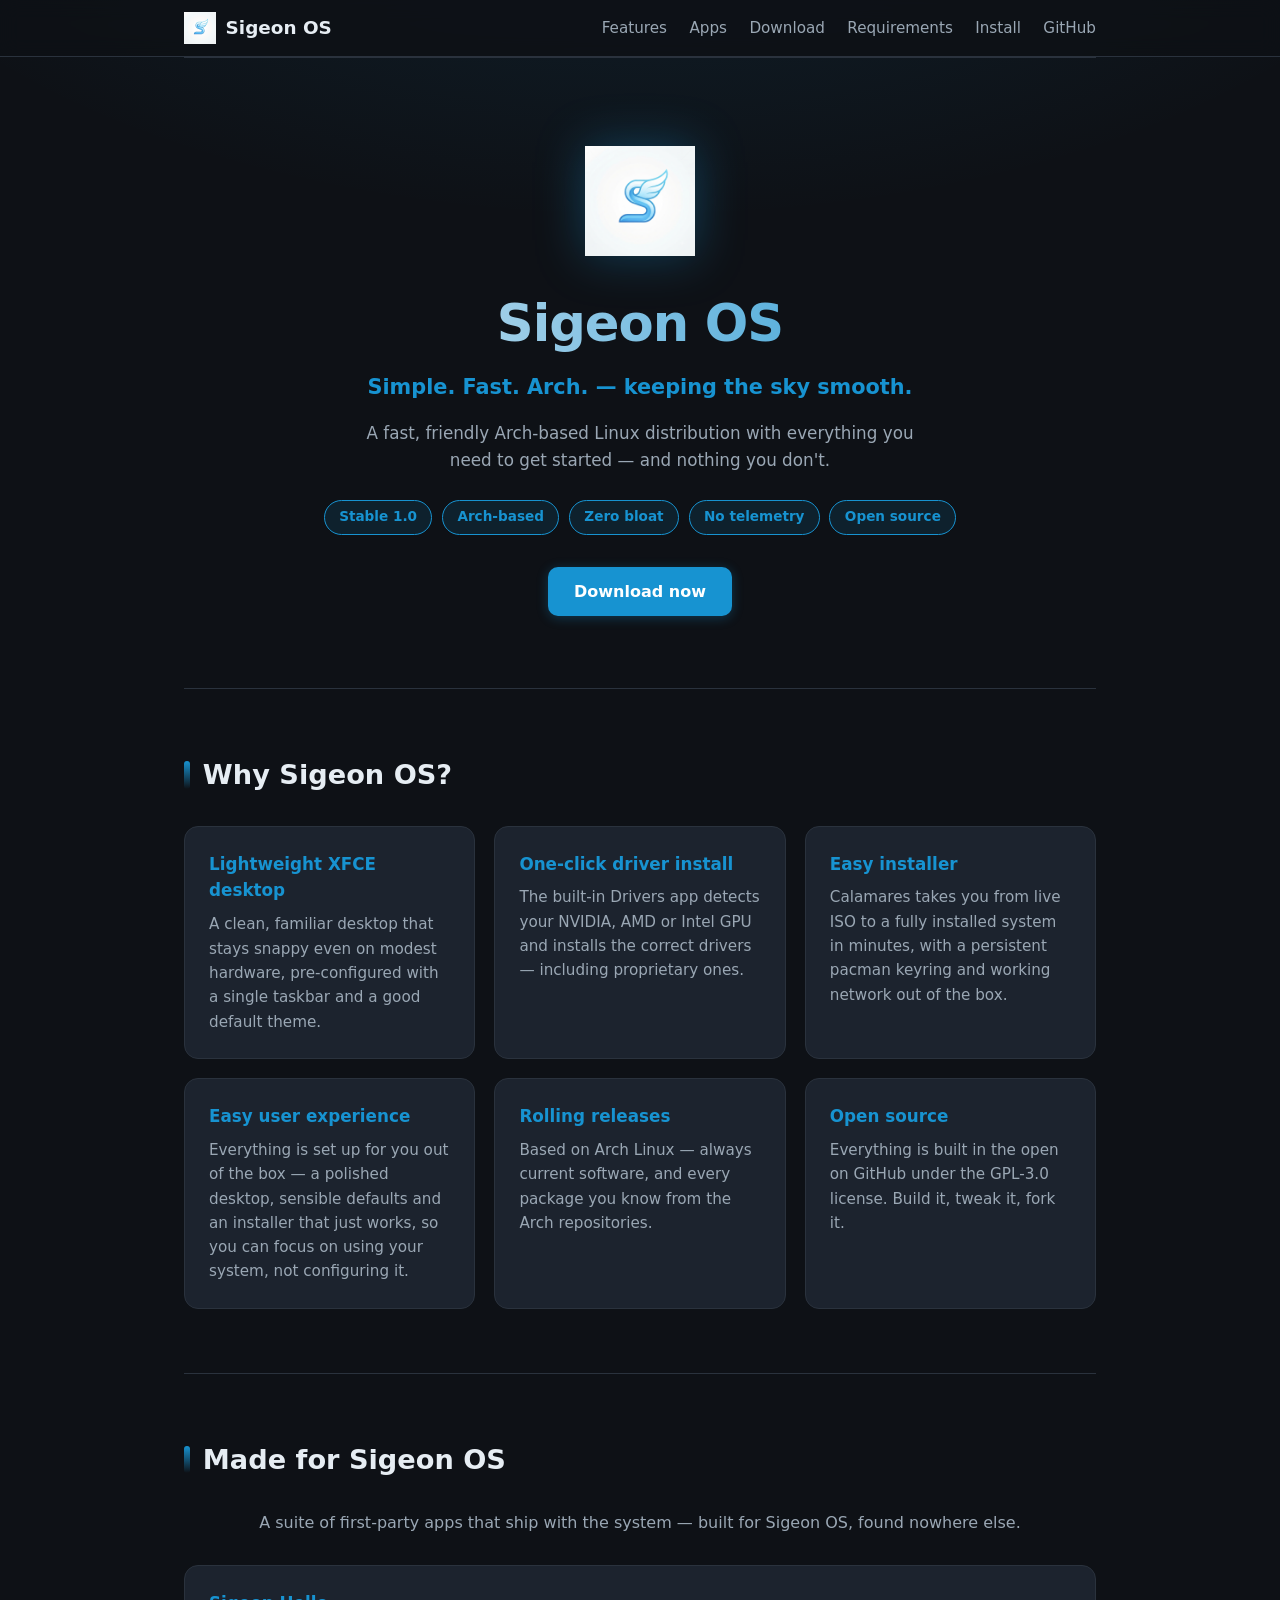
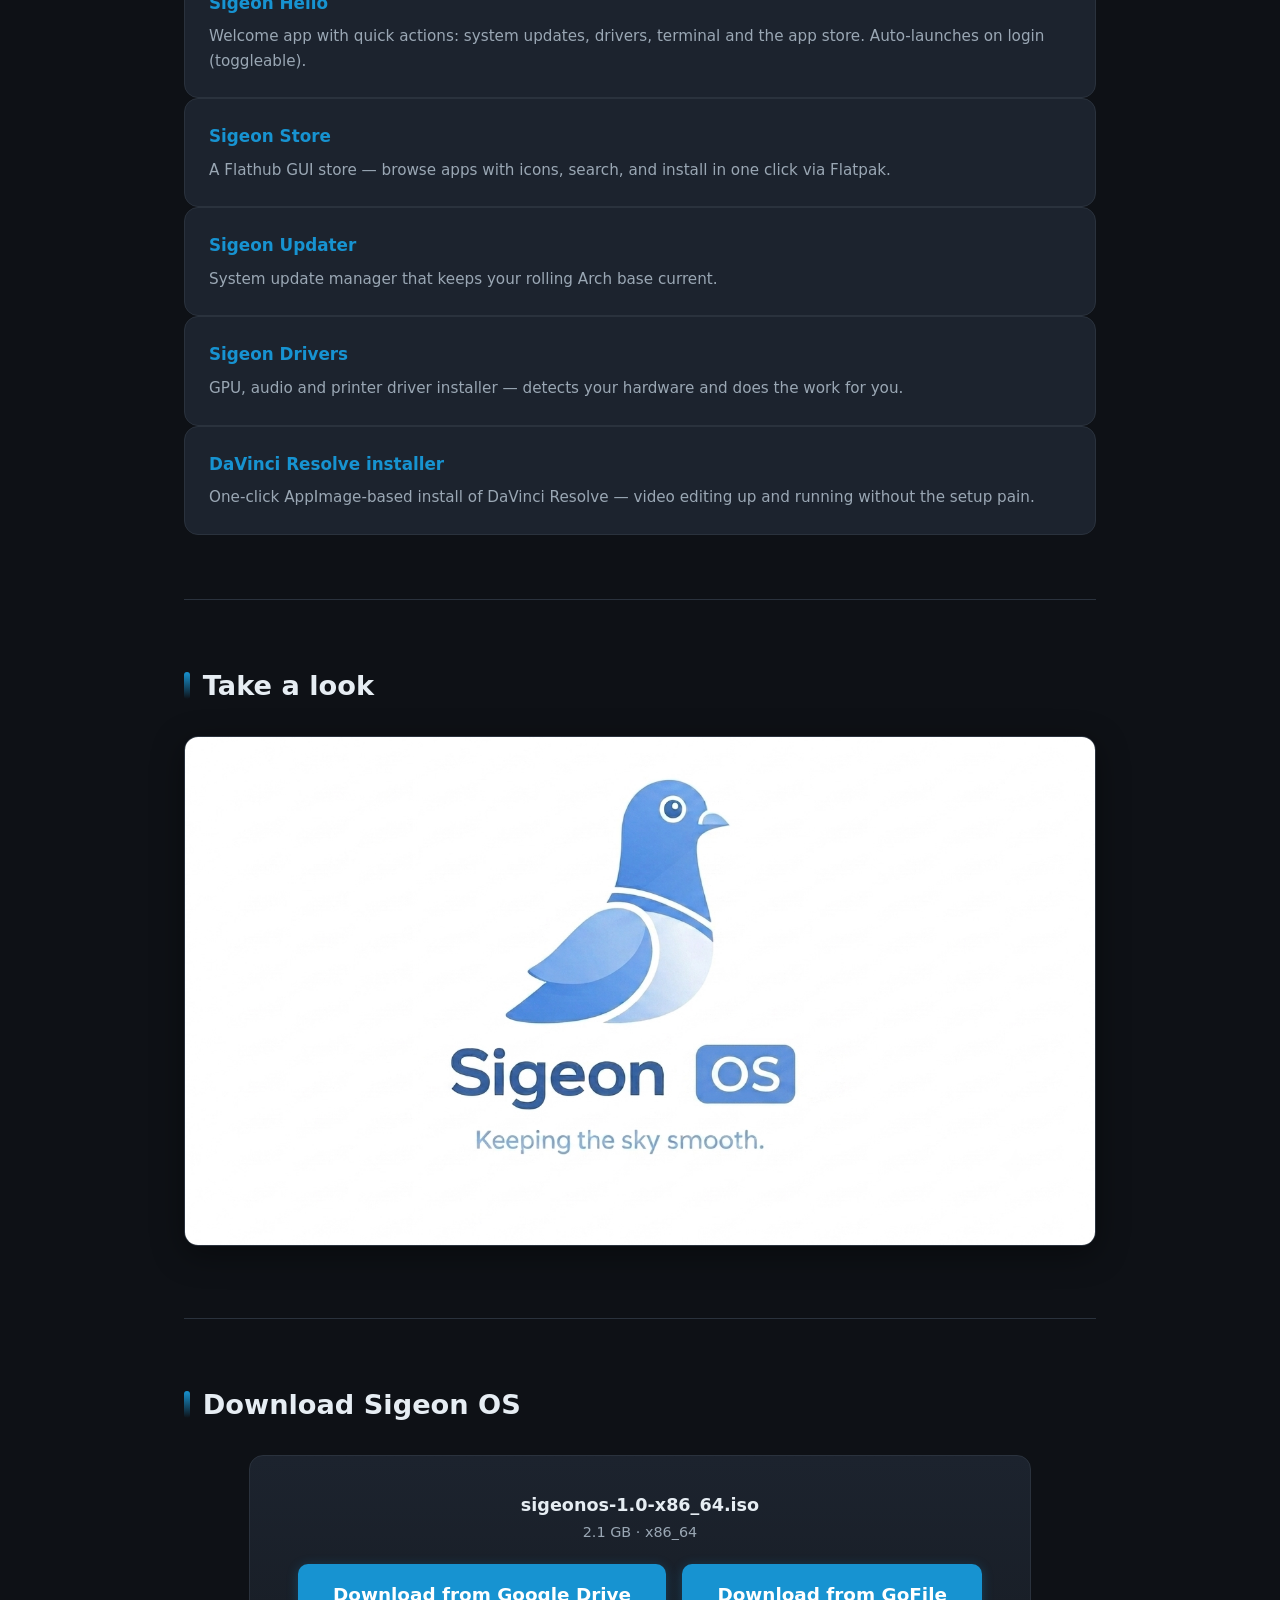
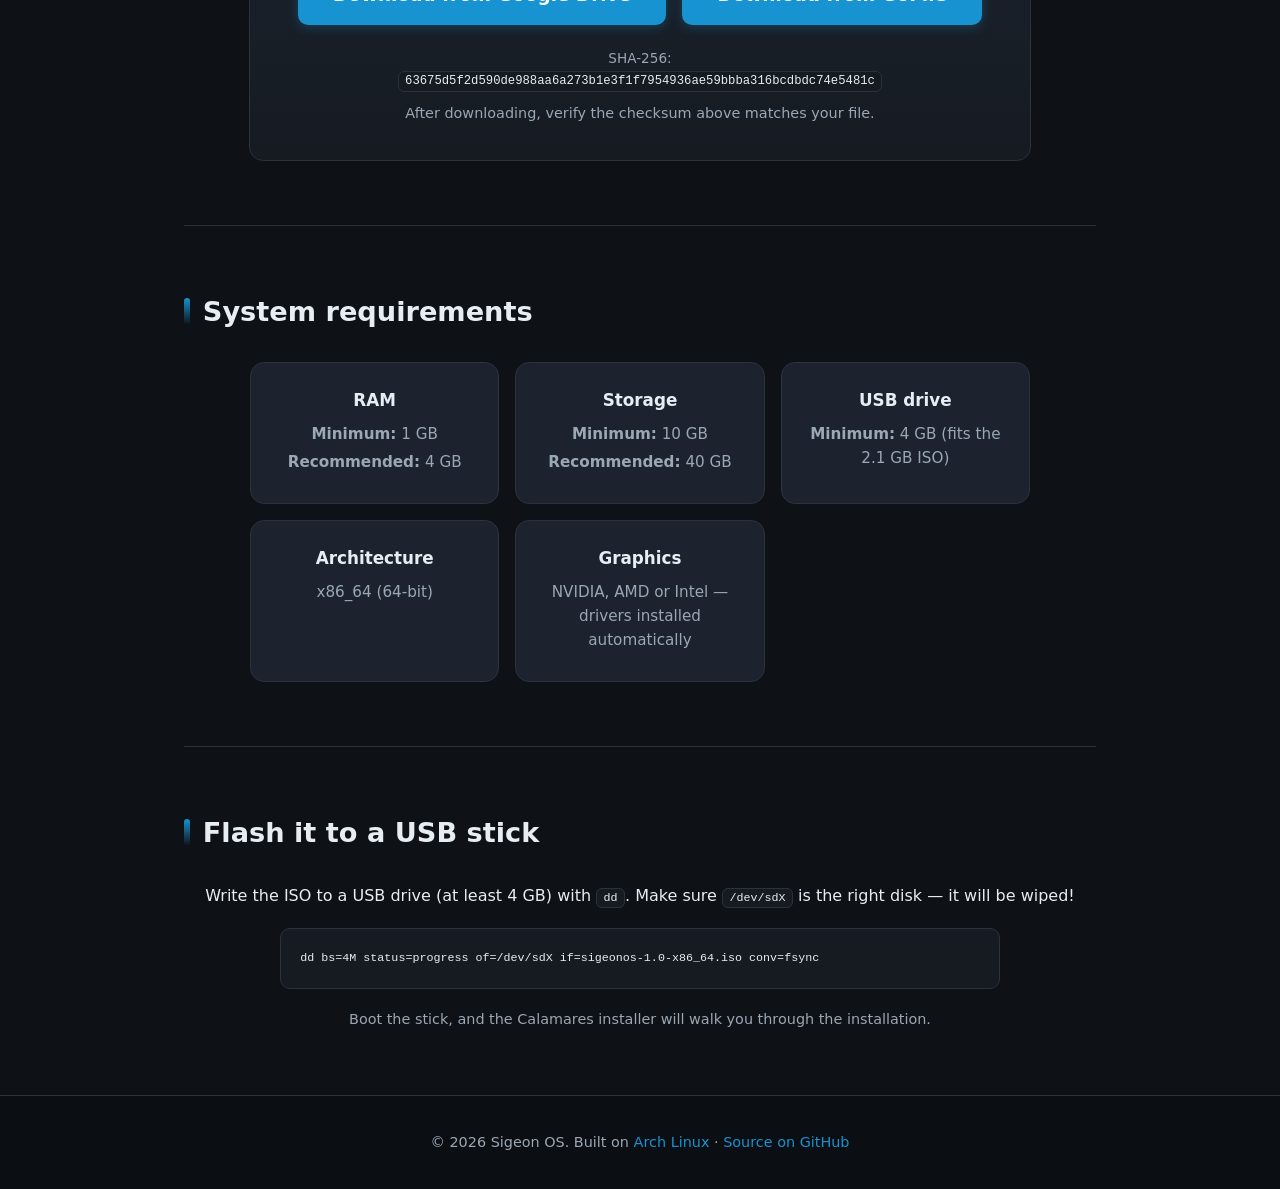
<file: index.html>
<!DOCTYPE html>
<html lang="en">
<head>
<meta charset="UTF-8">
<meta name="viewport" content="width=device-width, initial-scale=1.0">
<title>Sigeon OS — Simple. Fast. Arch.</title>
<meta name="description" content="Sigeon OS is an Arch-based Linux distribution with a fast XFCE desktop, one-click driver installation and an easy Calamares installer.">
<link rel="icon" type="image/png" href="assets/logo.png">
<link rel="stylesheet" href="styles.css">
</head>
<body>

<header class="nav">
  <div class="nav-inner">
    <a class="brand" href="#">
      <img src="assets/logo.png" alt="Sigeon OS logo" class="brand-logo">
      <span class="brand-name">Sigeon OS</span>
    </a>
    <nav>
      <a href="#features">Features</a>
      <a href="#apps">Apps</a>
      <a href="#download">Download</a>
      <a href="#requirements">Requirements</a>
      <a href="#install">Install</a>
      <a href="https://github.com/SigeonOSDeveloper/sigeonos" target="_blank" rel="noopener">GitHub</a>
    </nav>
  </div>
</header>

<main>
  <section class="hero">
    <img src="assets/logo.png" alt="Sigeon OS logo" class="hero-logo">
    <h1>Sigeon OS</h1>
    <p class="tagline">Simple. Fast. Arch. — keeping the sky smooth.</p>
    <p class="sub">A fast, friendly Arch-based Linux distribution with everything you need to get started — and nothing you don't.</p>
    <div class="hero-badges">
      <span class="badge">Stable 1.0</span>
      <span class="badge">Arch-based</span>
      <span class="badge">Zero bloat</span>
      <span class="badge">No telemetry</span>
      <span class="badge">Open source</span>
    </div>
    <a class="btn btn-primary" href="#download">Download now</a>
  </section>

  <section id="features" class="features">
    <h2>Why Sigeon OS?</h2>
    <div class="grid">
      <div class="card">
        <h3>Lightweight XFCE desktop</h3>
        <p>A clean, familiar desktop that stays snappy even on modest hardware, pre-configured with a single taskbar and a good default theme.</p>
      </div>
      <div class="card">
        <h3>One-click driver install</h3>
        <p>The built-in Drivers app detects your NVIDIA, AMD or Intel GPU and installs the correct drivers — including proprietary ones.</p>
      </div>
      <div class="card">
        <h3>Easy installer</h3>
        <p>Calamares takes you from live ISO to a fully installed system in minutes, with a persistent pacman keyring and working network out of the box.</p>
      </div>
      <div class="card">
        <h3>Easy user experience</h3>
        <p>Everything is set up for you out of the box — a polished desktop, sensible defaults and an installer that just works, so you can focus on using your system, not configuring it.</p>
      </div>
      <div class="card">
        <h3>Rolling releases</h3>
        <p>Based on Arch Linux — always current software, and every package you know from the Arch repositories.</p>
      </div>
      <div class="card">
        <h3>Open source</h3>
        <p>Everything is built in the open on GitHub under the GPL-3.0 license. Build it, tweak it, fork it.</p>
      </div>
    </div>
  </section>

  <section id="apps" class="apps">
    <h2>Made for Sigeon OS</h2>
    <p class="apps-sub">A suite of first-party apps that ship with the system — built for Sigeon OS, found nowhere else.</p>
    <div class="grid">
      <div class="card">
        <h3>Sigeon Hello</h3>
        <p>Welcome app with quick actions: system updates, drivers, terminal and the app store. Auto-launches on login (toggleable).</p>
      </div>
      <div class="card">
        <h3>Sigeon Store</h3>
        <p>A Flathub GUI store — browse apps with icons, search, and install in one click via Flatpak.</p>
      </div>
      <div class="card">
        <h3>Sigeon Updater</h3>
        <p>System update manager that keeps your rolling Arch base current.</p>
      </div>
      <div class="card">
        <h3>Sigeon Drivers</h3>
        <p>GPU, audio and printer driver installer — detects your hardware and does the work for you.</p>
      </div>
      <div class="card">
        <h3>DaVinci Resolve installer</h3>
        <p>One-click AppImage-based install of DaVinci Resolve — video editing up and running without the setup pain.</p>
      </div>
    </div>
  </section>

  <section id="screenshot" class="screenshot">
    <h2>Take a look</h2>
    <img src="assets/wallpaper.png" alt="Sigeon OS default wallpaper">
  </section>

  <section id="download" class="download">
    <h2>Download Sigeon OS</h2>
    <div class="dl-box">
      <div class="dl-meta">
        <span class="dl-version">sigeonos-1.0-x86_64.iso</span>
        <span class="dl-size">2.1 GB · x86_64</span>
      </div>
      <div class="dl-buttons">
        <a class="btn btn-primary btn-big" href="https://drive.usercontent.google.com/download?id=1mO9aN24s_1cEXQhYWsi2OQilsCZR2HT5&export=download&confirm=t">Download from Google Drive</a>
        <a class="btn btn-primary btn-big" href="https://gofile.io/d/fT5wEEZM">Download from GoFile</a>
      </div>
      <p class="checksum">SHA-256:<br><code>63675d5f2d590de988aa6a273b1e3f1f7954936ae59bbba316bcdbdc74e5481c</code></p>
      <p class="hint">After downloading, verify the checksum above matches your file.</p>
    </div>
  </section>

  <section id="requirements" class="requirements">
    <h2>System requirements</h2>
    <div class="req-grid">
      <div class="card">
        <h3>RAM</h3>
        <p class="req-min"><strong>Minimum:</strong> 1 GB</p>
        <p class="req-rec"><strong>Recommended:</strong> 4 GB</p>
      </div>
      <div class="card">
        <h3>Storage</h3>
        <p class="req-min"><strong>Minimum:</strong> 10 GB</p>
        <p class="req-rec"><strong>Recommended:</strong> 40 GB</p>
      </div>
      <div class="card">
        <h3>USB drive</h3>
        <p class="req-min"><strong>Minimum:</strong> 4 GB (fits the 2.1 GB ISO)</p>
      </div>
      <div class="card">
        <h3>Architecture</h3>
        <p class="req-min">x86_64 (64-bit)</p>
      </div>
      <div class="card">
        <h3>Graphics</h3>
        <p class="req-min">NVIDIA, AMD or Intel — drivers installed automatically</p>
      </div>
    </div>
  </section>

  <section id="install" class="install">
    <h2>Flash it to a USB stick</h2>
    <p>Write the ISO to a USB drive (at least 4 GB) with <code>dd</code>. Make sure <code>/dev/sdX</code> is the right disk — it will be wiped!</p>
    <pre><code>dd bs=4M status=progress of=/dev/sdX if=sigeonos-1.0-x86_64.iso conv=fsync</code></pre>
    <p class="hint">Boot the stick, and the Calamares installer will walk you through the installation.</p>
  </section>
</main>

<footer>
  <p>&copy; 2026 Sigeon OS. Built on <a href="https://archlinux.org" target="_blank" rel="noopener">Arch Linux</a> · <a href="https://github.com/SigeonOSDeveloper/sigeonos" target="_blank" rel="noopener">Source on GitHub</a></p>
</footer>

</body>
</html>
</file>
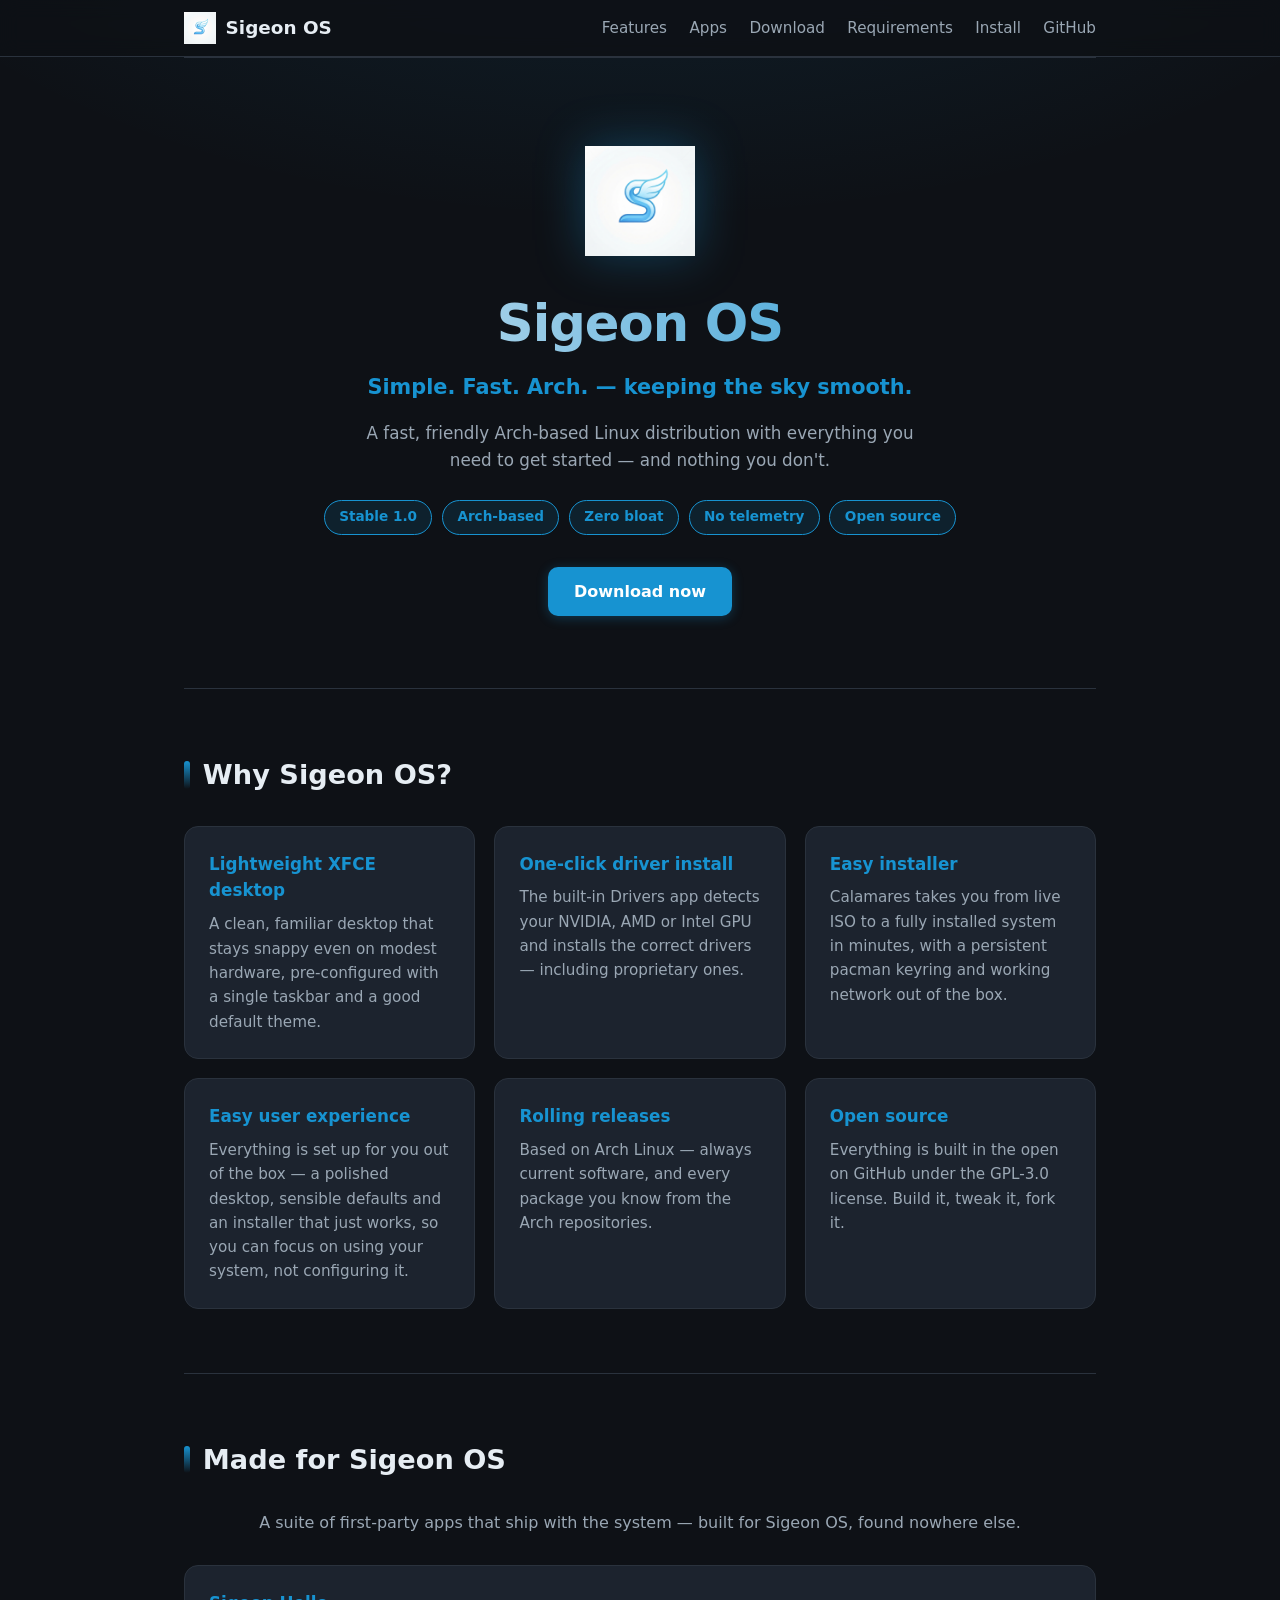
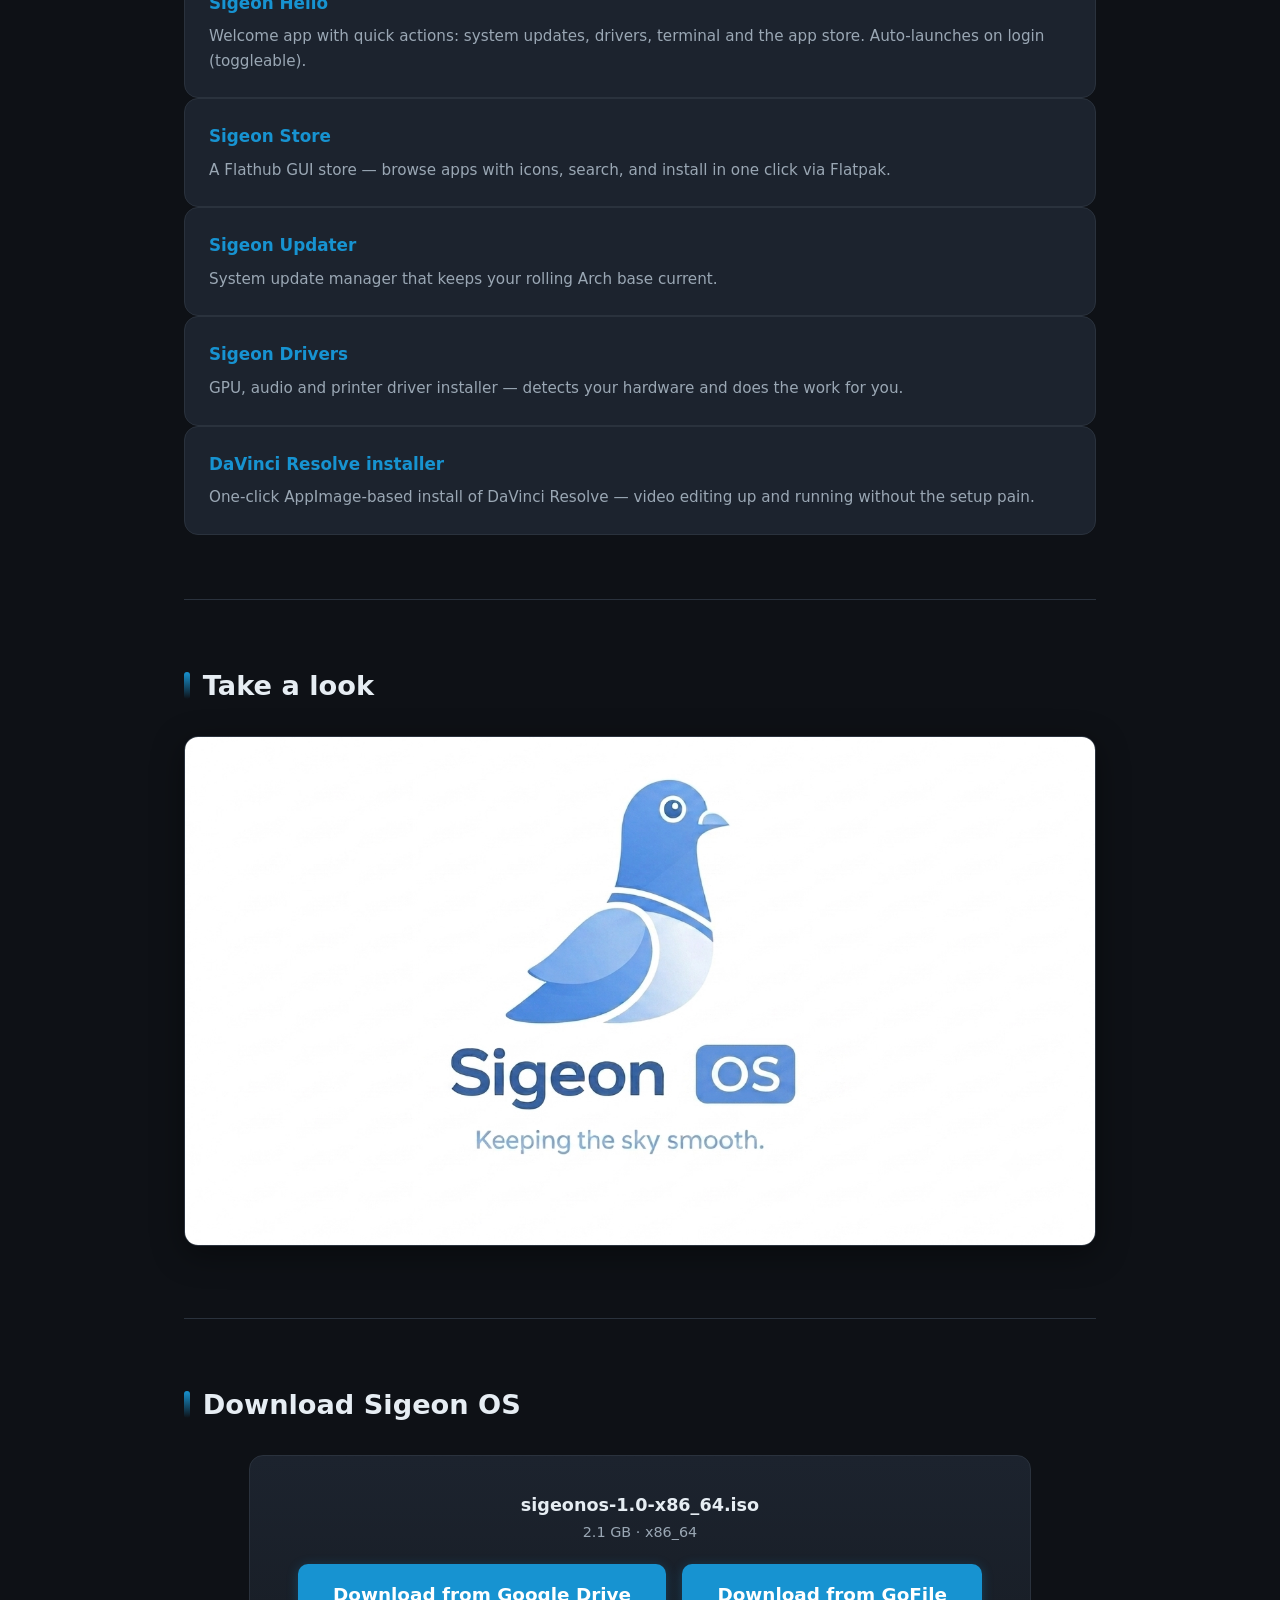
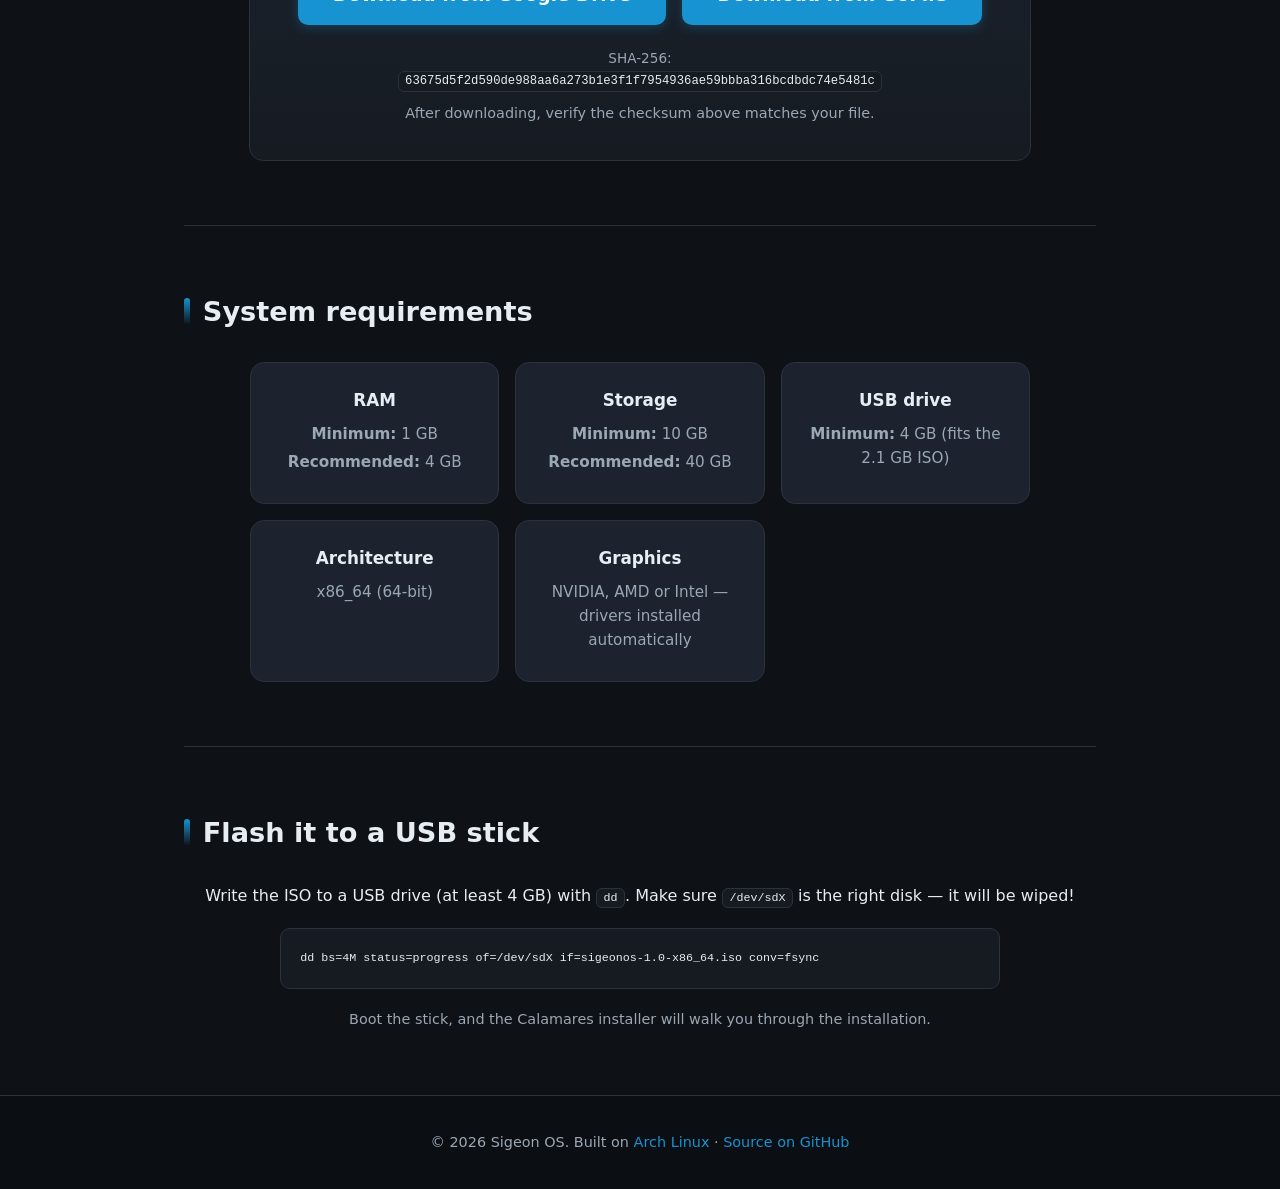
<file: website/index.html>
<!DOCTYPE html>
<html lang="en">
<head>
<meta charset="UTF-8">
<meta name="viewport" content="width=device-width, initial-scale=1.0">
<title>Sigeon OS — Simple. Fast. Arch.</title>
<meta name="description" content="Sigeon OS is an Arch-based Linux distribution with a fast XFCE desktop, one-click driver installation and an easy Calamares installer.">
<link rel="icon" type="image/png" href="assets/logo.png">
<link rel="stylesheet" href="styles.css">
</head>
<body>

<header class="nav">
  <div class="nav-inner">
    <a class="brand" href="#">
      <img src="assets/logo.png" alt="Sigeon OS logo" class="brand-logo">
      <span class="brand-name">Sigeon OS</span>
    </a>
    <nav>
      <a href="#features">Features</a>
      <a href="#apps">Apps</a>
      <a href="#download">Download</a>
      <a href="#requirements">Requirements</a>
      <a href="#install">Install</a>
      <a href="https://github.com/SigeonOSDeveloper/sigeonos" target="_blank" rel="noopener">GitHub</a>
    </nav>
  </div>
</header>

<main>
  <section class="hero">
    <img src="assets/logo.png" alt="Sigeon OS logo" class="hero-logo">
    <h1>Sigeon OS</h1>
    <p class="tagline">Simple. Fast. Arch. — keeping the sky smooth.</p>
    <p class="sub">A fast, friendly Arch-based Linux distribution with everything you need to get started — and nothing you don't.</p>
    <div class="hero-badges">
      <span class="badge">Stable 1.0</span>
      <span class="badge">Arch-based</span>
      <span class="badge">Zero bloat</span>
      <span class="badge">No telemetry</span>
      <span class="badge">Open source</span>
    </div>
    <a class="btn btn-primary" href="#download">Download now</a>
  </section>

  <section id="features" class="features">
    <h2>Why Sigeon OS?</h2>
    <div class="grid">
      <div class="card">
        <h3>Lightweight XFCE desktop</h3>
        <p>A clean, familiar desktop that stays snappy even on modest hardware, pre-configured with a single taskbar and a good default theme.</p>
      </div>
      <div class="card">
        <h3>One-click driver install</h3>
        <p>The built-in Drivers app detects your NVIDIA, AMD or Intel GPU and installs the correct drivers — including proprietary ones.</p>
      </div>
      <div class="card">
        <h3>Easy installer</h3>
        <p>Calamares takes you from live ISO to a fully installed system in minutes, with a persistent pacman keyring and working network out of the box.</p>
      </div>
      <div class="card">
        <h3>Easy user experience</h3>
        <p>Everything is set up for you out of the box — a polished desktop, sensible defaults and an installer that just works, so you can focus on using your system, not configuring it.</p>
      </div>
      <div class="card">
        <h3>Rolling releases</h3>
        <p>Based on Arch Linux — always current software, and every package you know from the Arch repositories.</p>
      </div>
      <div class="card">
        <h3>Open source</h3>
        <p>Everything is built in the open on GitHub under the GPL-3.0 license. Build it, tweak it, fork it.</p>
      </div>
    </div>
  </section>

  <section id="apps" class="apps">
    <h2>Made for Sigeon OS</h2>
    <p class="apps-sub">A suite of first-party apps that ship with the system — built for Sigeon OS, found nowhere else.</p>
    <div class="grid">
      <div class="card">
        <h3>Sigeon Hello</h3>
        <p>Welcome app with quick actions: system updates, drivers, terminal and the app store. Auto-launches on login (toggleable).</p>
      </div>
      <div class="card">
        <h3>Sigeon Store</h3>
        <p>A Flathub GUI store — browse apps with icons, search, and install in one click via Flatpak.</p>
      </div>
      <div class="card">
        <h3>Sigeon Updater</h3>
        <p>System update manager that keeps your rolling Arch base current.</p>
      </div>
      <div class="card">
        <h3>Sigeon Drivers</h3>
        <p>GPU, audio and printer driver installer — detects your hardware and does the work for you.</p>
      </div>
      <div class="card">
        <h3>DaVinci Resolve installer</h3>
        <p>One-click AppImage-based install of DaVinci Resolve — video editing up and running without the setup pain.</p>
      </div>
    </div>
  </section>

  <section id="screenshot" class="screenshot">
    <h2>Take a look</h2>
    <img src="assets/wallpaper.png" alt="Sigeon OS default wallpaper">
  </section>

  <section id="download" class="download">
    <h2>Download Sigeon OS</h2>
    <div class="dl-box">
      <div class="dl-meta">
        <span class="dl-version">sigeonos-1.0-x86_64.iso</span>
        <span class="dl-size">2.1 GB · x86_64</span>
      </div>
      <div class="dl-buttons">
        <a class="btn btn-primary btn-big" href="https://drive.usercontent.google.com/download?id=1mO9aN24s_1cEXQhYWsi2OQilsCZR2HT5&export=download&confirm=t">Download from Google Drive</a>
        <a class="btn btn-primary btn-big" href="https://gofile.io/d/fT5wEEZM">Download from GoFile</a>
      </div>
      <p class="checksum">SHA-256:<br><code>63675d5f2d590de988aa6a273b1e3f1f7954936ae59bbba316bcdbdc74e5481c</code></p>
      <p class="hint">After downloading, verify the checksum above matches your file.</p>
    </div>
  </section>

  <section id="requirements" class="requirements">
    <h2>System requirements</h2>
    <div class="req-grid">
      <div class="card">
        <h3>RAM</h3>
        <p class="req-min"><strong>Minimum:</strong> 1 GB</p>
        <p class="req-rec"><strong>Recommended:</strong> 4 GB</p>
      </div>
      <div class="card">
        <h3>Storage</h3>
        <p class="req-min"><strong>Minimum:</strong> 10 GB</p>
        <p class="req-rec"><strong>Recommended:</strong> 40 GB</p>
      </div>
      <div class="card">
        <h3>USB drive</h3>
        <p class="req-min"><strong>Minimum:</strong> 4 GB (fits the 2.1 GB ISO)</p>
      </div>
      <div class="card">
        <h3>Architecture</h3>
        <p class="req-min">x86_64 (64-bit)</p>
      </div>
      <div class="card">
        <h3>Graphics</h3>
        <p class="req-min">NVIDIA, AMD or Intel — drivers installed automatically</p>
      </div>
    </div>
  </section>

  <section id="install" class="install">
    <h2>Flash it to a USB stick</h2>
    <p>Write the ISO to a USB drive (at least 4 GB) with <code>dd</code>. Make sure <code>/dev/sdX</code> is the right disk — it will be wiped!</p>
    <pre><code>dd bs=4M status=progress of=/dev/sdX if=sigeonos-1.0-x86_64.iso conv=fsync</code></pre>
    <p class="hint">Boot the stick, and the Calamares installer will walk you through the installation.</p>
  </section>
</main>

<footer>
  <p>&copy; 2026 Sigeon OS. Built on <a href="https://archlinux.org" target="_blank" rel="noopener">Arch Linux</a> · <a href="https://github.com/SigeonOSDeveloper/sigeonos" target="_blank" rel="noopener">Source on GitHub</a></p>
</footer>

</body>
</html>

<meta name="theme-color" content="#1793d1">
</file>
<file: styles.css>
:root {
  --bg: #0e1116;
  --bg-2: #161b22;
  --card: #1c232e;
  --text: #e6edf3;
  --muted: #9aa7b4;
  --accent: #1793d1;
  --accent-hover: #2fa9e8;
  --accent-glow: rgba(23, 147, 209, 0.35);
  --border: #2a323d;
}

* { margin: 0; padding: 0; box-sizing: border-box; }

html { scroll-behavior: smooth; }

body {
  background:
    radial-gradient(1200px 600px at 50% -200px, rgba(23, 147, 209, 0.14), transparent 70%),
    var(--bg);
  color: var(--text);
  font-family: "Segoe UI", system-ui, -apple-system, sans-serif;
  line-height: 1.6;
}

::selection { background: var(--accent); color: #fff; }

a { color: var(--accent); text-decoration: none; transition: color 0.15s ease; }
a:hover { color: var(--accent-hover); }

section[id] { scroll-margin-top: 70px; }

.nav {
  position: sticky;
  top: 0;
  background: rgba(14, 17, 22, 0.85);
  backdrop-filter: blur(10px);
  -webkit-backdrop-filter: blur(10px);
  border-bottom: 1px solid var(--border);
  z-index: 10;
}

.nav-inner {
  max-width: 960px;
  margin: 0 auto;
  padding: 0.75rem 1.5rem;
  display: flex;
  align-items: center;
  justify-content: space-between;
}

.brand { display: flex; align-items: center; gap: 0.6rem; }
.brand-logo { width: 32px; height: 32px; transition: transform 0.2s ease; }
.brand:hover .brand-logo { transform: rotate(-8deg) scale(1.08); }
.brand-name { font-weight: 700; font-size: 1.15rem; color: var(--text); }

.nav nav { display: flex; gap: 1.4rem; }
.nav nav a { color: var(--muted); font-size: 0.95rem; position: relative; }
.nav nav a::after {
  content: "";
  position: absolute;
  left: 0;
  bottom: -4px;
  width: 0;
  height: 2px;
  background: var(--accent);
  transition: width 0.2s ease;
}
.nav nav a:hover { color: var(--text); }
.nav nav a:hover::after { width: 100%; }

main { max-width: 960px; margin: 0 auto; padding: 0 1.5rem; }

.hero { text-align: center; padding: 5.5rem 0 4.5rem; }
.hero-logo {
  width: 110px;
  height: 110px;
  margin-bottom: 1.2rem;
  filter: drop-shadow(0 0 24px var(--accent-glow));
  animation: float 4s ease-in-out infinite;
}
@keyframes float {
  0%, 100% { transform: translateY(0); }
  50% { transform: translateY(-6px); }
}
.hero h1 {
  font-size: 3.2rem;
  letter-spacing: -0.02em;
  background: linear-gradient(90deg, var(--text), var(--accent));
  -webkit-background-clip: text;
  background-clip: text;
  -webkit-text-fill-color: transparent;
}
.tagline {
  color: var(--accent);
  font-size: 1.3rem;
  font-weight: 600;
  margin: 0.4rem 0 1rem;
}
.sub { color: var(--muted); max-width: 560px; margin: 0 auto 1.6rem; font-size: 1.05rem; }

.hero-badges {
  display: flex;
  flex-wrap: wrap;
  justify-content: center;
  gap: 0.6rem;
  margin-bottom: 2rem;
}

.badge {
  background: rgba(23, 147, 209, 0.12);
  border: 1px solid var(--accent);
  color: var(--accent);
  border-radius: 999px;
  padding: 0.35rem 0.9rem;
  font-size: 0.85rem;
  font-weight: 600;
  transition: background 0.15s ease, transform 0.15s ease;
}
.badge:hover {
  background: var(--accent);
  color: #fff;
  transform: translateY(-2px);
}

.btn {
  display: inline-block;
  padding: 0.75rem 1.6rem;
  border-radius: 10px;
  font-weight: 600;
  font-size: 1rem;
  transition: transform 0.15s ease, box-shadow 0.15s ease, background 0.15s ease;
}
.btn-primary { background: var(--accent); color: #fff; box-shadow: 0 2px 12px rgba(23, 147, 209, 0.3); }
.btn-primary:hover {
  background: var(--accent-hover);
  color: #fff;
  transform: translateY(-2px);
  box-shadow: 0 6px 24px var(--accent-glow);
}
.btn-big { padding: 1rem 2.2rem; font-size: 1.15rem; }

section { padding: 4rem 0; border-top: 1px solid var(--border); }

section h2 {
  font-size: 1.7rem;
  margin-bottom: 1.8rem;
  display: flex;
  align-items: center;
  gap: 0.8rem;
}
section h2::before {
  content: "";
  width: 6px;
  height: 1.7rem;
  border-radius: 3px;
  background: linear-gradient(180deg, var(--accent), transparent);
}

.features .grid {
  display: grid;
  grid-template-columns: repeat(auto-fit, minmax(270px, 1fr));
  gap: 1.2rem;
}

.card {
  background: var(--card);
  border: 1px solid var(--border);
  border-radius: 14px;
  padding: 1.5rem;
  transition: transform 0.18s ease, box-shadow 0.18s ease, border-color 0.18s ease;
}
.card:hover {
  transform: translateY(-6px);
  border-color: var(--accent);
  box-shadow: 0 12px 32px rgba(0, 0, 0, 0.45), 0 0 20px var(--accent-glow);
}
.card h3 { font-size: 1.05rem; margin-bottom: 0.5rem; color: var(--accent); }
.card p { color: var(--muted); font-size: 0.95rem; }

.apps { text-align: center; }
.apps .grid { text-align: left; }
.apps-sub { color: var(--muted); margin-bottom: 1.8rem; }

.screenshot { text-align: center; }
.screenshot img {
  max-width: 100%;
  border-radius: 14px;
  border: 1px solid var(--border);
  box-shadow: 0 8px 32px rgba(0, 0, 0, 0.4);
  transition: transform 0.25s ease, box-shadow 0.25s ease;
}
.screenshot img:hover {
  transform: scale(1.015);
  box-shadow: 0 12px 40px rgba(0, 0, 0, 0.5);
}

.requirements { text-align: center; }
.req-grid {
  display: grid;
  grid-template-columns: repeat(auto-fit, minmax(220px, 1fr));
  gap: 1rem;
  max-width: 780px;
  margin: 0 auto;
}
.req-grid .card h3 { color: var(--text); }
.req-grid .card p { margin-bottom: 0.25rem; }
.req-min { color: var(--muted); font-size: 0.95rem; }
.req-rec { color: var(--accent); font-size: 0.95rem; }

.download, .install { text-align: center; }

.dl-box {
  display: inline-block;
  text-align: center;
  background: linear-gradient(180deg, var(--card), var(--bg-2));
  border: 1px solid var(--border);
  border-radius: 14px;
  padding: 2.2rem 3rem;
  max-width: 100%;
  transition: transform 0.18s ease, box-shadow 0.18s ease, border-color 0.18s ease;
}
.dl-box:hover {
  transform: translateY(-4px);
  border-color: var(--accent);
  box-shadow: 0 12px 32px rgba(0, 0, 0, 0.45), 0 0 20px var(--accent-glow);
}
.dl-meta { margin-bottom: 1.2rem; }
.dl-buttons { display: flex; flex-wrap: wrap; justify-content: center; gap: 1rem; }
.dl-version { display: block; font-weight: 700; font-size: 1.1rem; }
.dl-size { color: var(--muted); font-size: 0.9rem; }
.checksum { margin-top: 1.4rem; color: var(--muted); font-size: 0.85rem; word-break: break-all; }
.checksum code { color: var(--text); }

code {
  background: var(--bg-2);
  border: 1px solid var(--border);
  border-radius: 6px;
  padding: 0.15rem 0.4rem;
  font-size: 0.9em;
}

pre {
  text-align: left;
  background: var(--bg-2);
  border: 1px solid var(--border);
  border-radius: 10px;
  padding: 1.2rem;
  margin: 1.2rem auto;
  max-width: 720px;
  overflow-x: auto;
}
pre code { background: none; border: none; padding: 0; }

.hint { color: var(--muted); font-size: 0.9rem; margin-top: 0.6rem; }

footer {
  border-top: 1px solid var(--border);
  padding: 2.2rem 1.5rem;
  text-align: center;
  color: var(--muted);
  font-size: 0.9rem;
  background: rgba(0, 0, 0, 0.2);
}
footer a { color: var(--accent); }

@media (prefers-reduced-motion: reduce) {
  * { animation: none !important; transition: none !important; }
}

@media (max-width: 600px) {
  .nav-inner { flex-direction: column; gap: 0.5rem; }
  .hero h1 { font-size: 2.4rem; }
  .dl-box { padding: 1.6rem 1.2rem; }
}
</file>
<file: website/styles.css>
:root {
  --bg: #0e1116;
  --bg-2: #161b22;
  --card: #1c232e;
  --text: #e6edf3;
  --muted: #9aa7b4;
  --accent: #1793d1;
  --accent-hover: #2fa9e8;
  --accent-glow: rgba(23, 147, 209, 0.35);
  --border: #2a323d;
}

* { margin: 0; padding: 0; box-sizing: border-box; }

html { scroll-behavior: smooth; }

body {
  background:
    radial-gradient(1200px 600px at 50% -200px, rgba(23, 147, 209, 0.14), transparent 70%),
    var(--bg);
  color: var(--text);
  font-family: "Segoe UI", system-ui, -apple-system, sans-serif;
  line-height: 1.6;
}

::selection { background: var(--accent); color: #fff; }

a { color: var(--accent); text-decoration: none; transition: color 0.15s ease; }
a:hover { color: var(--accent-hover); }

section[id] { scroll-margin-top: 70px; }

.nav {
  position: sticky;
  top: 0;
  background: rgba(14, 17, 22, 0.85);
  backdrop-filter: blur(10px);
  -webkit-backdrop-filter: blur(10px);
  border-bottom: 1px solid var(--border);
  z-index: 10;
}

.nav-inner {
  max-width: 960px;
  margin: 0 auto;
  padding: 0.75rem 1.5rem;
  display: flex;
  align-items: center;
  justify-content: space-between;
}

.brand { display: flex; align-items: center; gap: 0.6rem; }
.brand-logo { width: 32px; height: 32px; transition: transform 0.2s ease; }
.brand:hover .brand-logo { transform: rotate(-8deg) scale(1.08); }
.brand-name { font-weight: 700; font-size: 1.15rem; color: var(--text); }

.nav nav { display: flex; gap: 1.4rem; }
.nav nav a { color: var(--muted); font-size: 0.95rem; position: relative; }
.nav nav a::after {
  content: "";
  position: absolute;
  left: 0;
  bottom: -4px;
  width: 0;
  height: 2px;
  background: var(--accent);
  transition: width 0.2s ease;
}
.nav nav a:hover { color: var(--text); }
.nav nav a:hover::after { width: 100%; }

main { max-width: 960px; margin: 0 auto; padding: 0 1.5rem; }

.hero { text-align: center; padding: 5.5rem 0 4.5rem; }
.hero-logo {
  width: 110px;
  height: 110px;
  margin-bottom: 1.2rem;
  filter: drop-shadow(0 0 24px var(--accent-glow));
  animation: float 4s ease-in-out infinite;
}
@keyframes float {
  0%, 100% { transform: translateY(0); }
  50% { transform: translateY(-6px); }
}
.hero h1 {
  font-size: 3.2rem;
  letter-spacing: -0.02em;
  background: linear-gradient(90deg, var(--text), var(--accent));
  -webkit-background-clip: text;
  background-clip: text;
  -webkit-text-fill-color: transparent;
}
.tagline {
  color: var(--accent);
  font-size: 1.3rem;
  font-weight: 600;
  margin: 0.4rem 0 1rem;
}
.sub { color: var(--muted); max-width: 560px; margin: 0 auto 1.6rem; font-size: 1.05rem; }

.hero-badges {
  display: flex;
  flex-wrap: wrap;
  justify-content: center;
  gap: 0.6rem;
  margin-bottom: 2rem;
}

.badge {
  background: rgba(23, 147, 209, 0.12);
  border: 1px solid var(--accent);
  color: var(--accent);
  border-radius: 999px;
  padding: 0.35rem 0.9rem;
  font-size: 0.85rem;
  font-weight: 600;
  transition: background 0.15s ease, transform 0.15s ease;
}
.badge:hover {
  background: var(--accent);
  color: #fff;
  transform: translateY(-2px);
}

.btn {
  display: inline-block;
  padding: 0.75rem 1.6rem;
  border-radius: 10px;
  font-weight: 600;
  font-size: 1rem;
  transition: transform 0.15s ease, box-shadow 0.15s ease, background 0.15s ease;
}
.btn-primary { background: var(--accent); color: #fff; box-shadow: 0 2px 12px rgba(23, 147, 209, 0.3); }
.btn-primary:hover {
  background: var(--accent-hover);
  color: #fff;
  transform: translateY(-2px);
  box-shadow: 0 6px 24px var(--accent-glow);
}
.btn-big { padding: 1rem 2.2rem; font-size: 1.15rem; }

section { padding: 4rem 0; border-top: 1px solid var(--border); }

section h2 {
  font-size: 1.7rem;
  margin-bottom: 1.8rem;
  display: flex;
  align-items: center;
  gap: 0.8rem;
}
section h2::before {
  content: "";
  width: 6px;
  height: 1.7rem;
  border-radius: 3px;
  background: linear-gradient(180deg, var(--accent), transparent);
}

.features .grid {
  display: grid;
  grid-template-columns: repeat(auto-fit, minmax(270px, 1fr));
  gap: 1.2rem;
}

.card {
  background: var(--card);
  border: 1px solid var(--border);
  border-radius: 14px;
  padding: 1.5rem;
  transition: transform 0.18s ease, box-shadow 0.18s ease, border-color 0.18s ease;
}
.card:hover {
  transform: translateY(-6px);
  border-color: var(--accent);
  box-shadow: 0 12px 32px rgba(0, 0, 0, 0.45), 0 0 20px var(--accent-glow);
}
.card h3 { font-size: 1.05rem; margin-bottom: 0.5rem; color: var(--accent); }
.card p { color: var(--muted); font-size: 0.95rem; }

.apps { text-align: center; }
.apps .grid { text-align: left; }
.apps-sub { color: var(--muted); margin-bottom: 1.8rem; }

.screenshot { text-align: center; }
.screenshot img {
  max-width: 100%;
  border-radius: 14px;
  border: 1px solid var(--border);
  box-shadow: 0 8px 32px rgba(0, 0, 0, 0.4);
  transition: transform 0.25s ease, box-shadow 0.25s ease;
}
.screenshot img:hover {
  transform: scale(1.015);
  box-shadow: 0 12px 40px rgba(0, 0, 0, 0.5);
}

.requirements { text-align: center; }
.req-grid {
  display: grid;
  grid-template-columns: repeat(auto-fit, minmax(220px, 1fr));
  gap: 1rem;
  max-width: 780px;
  margin: 0 auto;
}
.req-grid .card h3 { color: var(--text); }
.req-grid .card p { margin-bottom: 0.25rem; }
.req-min { color: var(--muted); font-size: 0.95rem; }
.req-rec { color: var(--accent); font-size: 0.95rem; }

.download, .install { text-align: center; }

.dl-box {
  display: inline-block;
  text-align: center;
  background: linear-gradient(180deg, var(--card), var(--bg-2));
  border: 1px solid var(--border);
  border-radius: 14px;
  padding: 2.2rem 3rem;
  max-width: 100%;
  transition: transform 0.18s ease, box-shadow 0.18s ease, border-color 0.18s ease;
}
.dl-box:hover {
  transform: translateY(-4px);
  border-color: var(--accent);
  box-shadow: 0 12px 32px rgba(0, 0, 0, 0.45), 0 0 20px var(--accent-glow);
}
.dl-meta { margin-bottom: 1.2rem; }
.dl-buttons { display: flex; flex-wrap: wrap; justify-content: center; gap: 1rem; }
.dl-version { display: block; font-weight: 700; font-size: 1.1rem; }
.dl-size { color: var(--muted); font-size: 0.9rem; }
.checksum { margin-top: 1.4rem; color: var(--muted); font-size: 0.85rem; word-break: break-all; }
.checksum code { color: var(--text); }

code {
  background: var(--bg-2);
  border: 1px solid var(--border);
  border-radius: 6px;
  padding: 0.15rem 0.4rem;
  font-size: 0.9em;
}

pre {
  text-align: left;
  background: var(--bg-2);
  border: 1px solid var(--border);
  border-radius: 10px;
  padding: 1.2rem;
  margin: 1.2rem auto;
  max-width: 720px;
  overflow-x: auto;
}
pre code { background: none; border: none; padding: 0; }

.hint { color: var(--muted); font-size: 0.9rem; margin-top: 0.6rem; }

footer {
  border-top: 1px solid var(--border);
  padding: 2.2rem 1.5rem;
  text-align: center;
  color: var(--muted);
  font-size: 0.9rem;
  background: rgba(0, 0, 0, 0.2);
}
footer a { color: var(--accent); }

@media (prefers-reduced-motion: reduce) {
  * { animation: none !important; transition: none !important; }
}

@media (max-width: 600px) {
  .nav-inner { flex-direction: column; gap: 0.5rem; }
  .hero h1 { font-size: 2.4rem; }
  .dl-box { padding: 1.6rem 1.2rem; }
}
</file>
